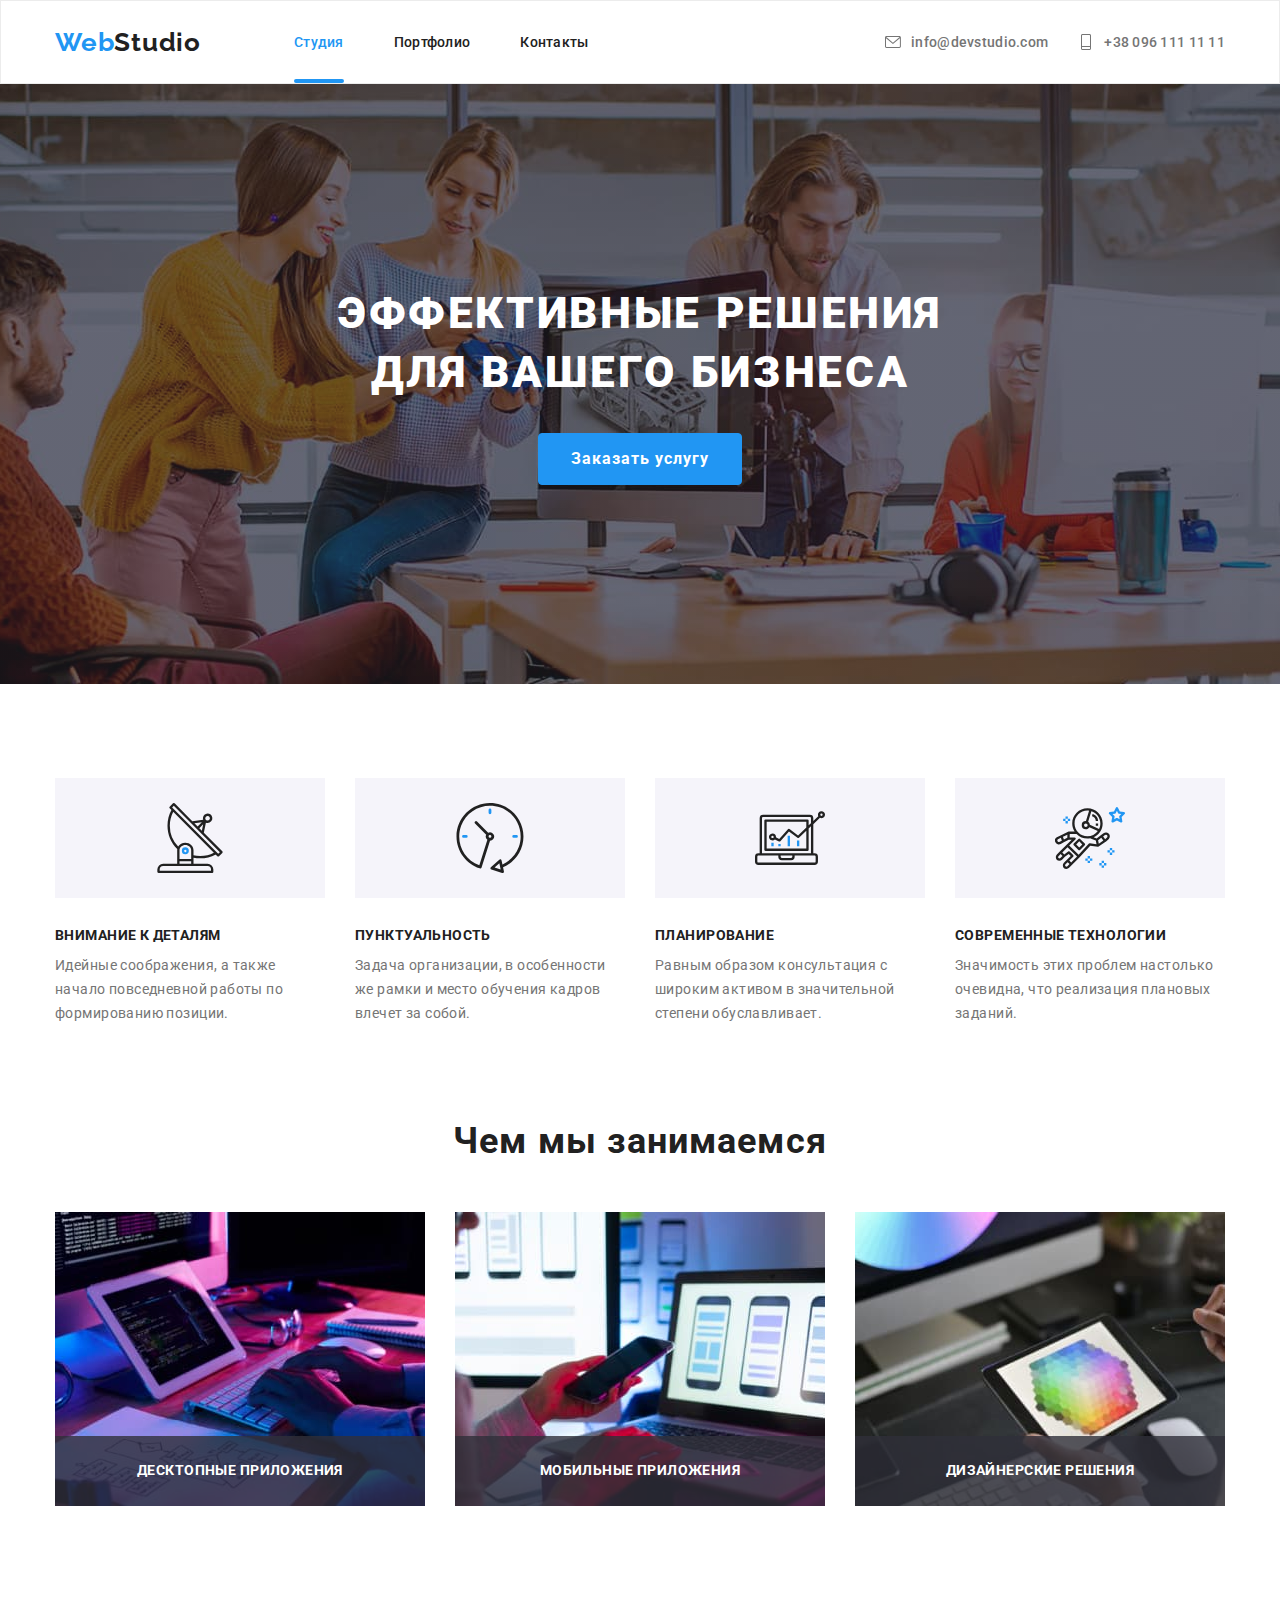
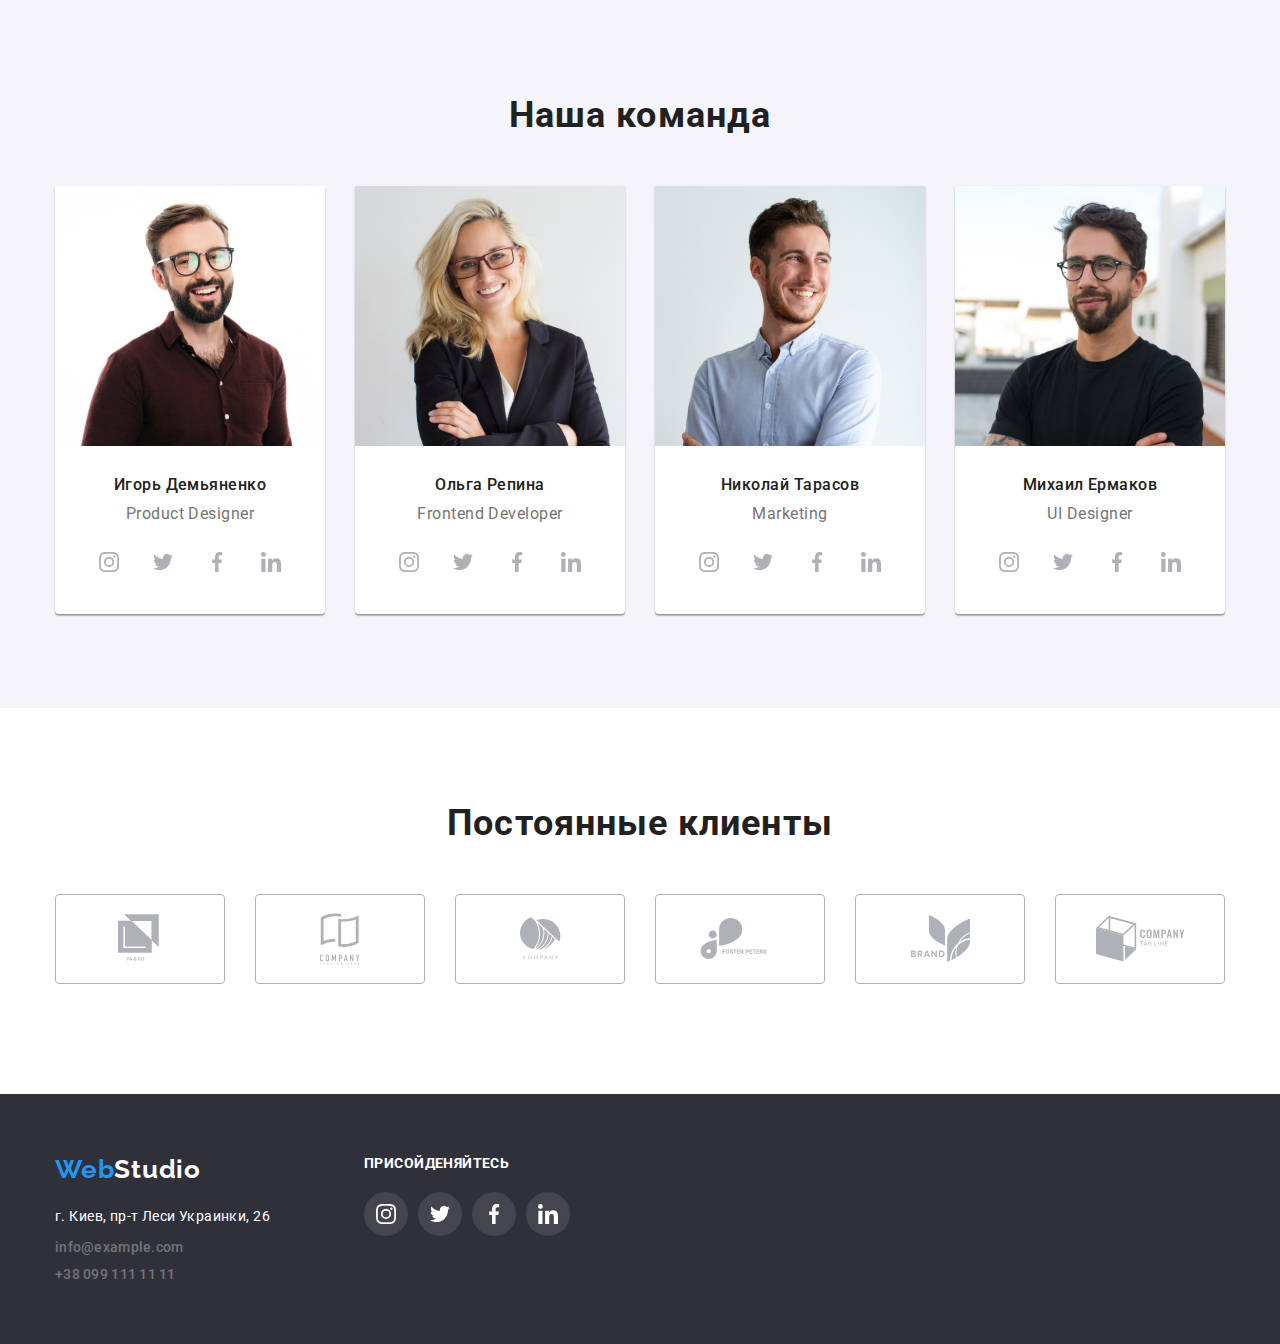
<file: index.html>
<!DOCTYPE html>
<html lang="ru">
  <head>
    <meta charset="UTF-8" />
    <meta name="viewport" content="width=device-width, initial-scale=1.0" />
    <title>Document</title>
    <link
      href="https://fonts.googleapis.com/css2?family=Raleway:wght@700&family=Roboto:wght@400;500;700;900&display=swap"
      rel="stylesheet"
    />
    <link rel="stylesheet" href="./css/normalize.css" />
    <link rel="stylesheet" href="./css/styles.css" />
  </head>
  <body>
    <!--Шапка-->
    <header>
      <!--основная-навигацыя-->
      <div class="container flexbox aling-items navigation">
        <nav class="flexbox aling-items site-nav">
          <a href="" lang="en" class="logo">
            <span class="logo-blue">Web</span
            ><span class="logo-black">Studio</span></a
          >
          <ul class="flexbox site-nav-list list">
            <li class="item">
              <a href="./index.html" class="link current">Студия</a>
            </li>
            <li class="item">
              <a href="./portfolio.html" class="link">Портфолио</a>
            </li>
            <li class="item"><a href="" class="link">Контакты</a></li>
          </ul>
        </nav>
        <!--адрес-->
        <address class="address">
          <ul class="flexbox list address-list">
            <li class="item address-item">
              <a href="mailto:info@devstudio.com" class="flexbox address-link">
                <svg class="icon" width="16" height="16">
                  <use href="./images/svg.svg#icon-email"></use>
                </svg>
                info@devstudio.com</a
              >
            </li>
            <li class="item address-item">
              <a href="tel:+380961111111" class="flexbox address-link">
                <svg class="icon" width="16" height="16">
                  <use href="./images/svg.svg#icon-phone"></use>
                </svg>
                +38 096 111 11 11</a
              >
            </li>
          </ul>
        </address>
      </div>
    </header>
    <!--главная-->
    <main>
      <!--герой-->
      <section class="flexbox margin-auto hero">
        <div class="margin-auto list hero-content">
          <h1 class="list hero-title">
            ЭФФЕКТИВНЫЕ РЕШЕНИЯ ДЛЯ ВАШЕГО БИЗНЕСА
          </h1>

          <button class="margin-auto button hero-button" type="button" data-modal-open>
            Заказать услугу
          </button>
        </div>
      </section>
      <!--преимущеста-->
      <section class="section no-padding advantages">
        <div class="container">
          <h2 class="hidden-title" aria-label="Преимущества работы с нами">
            Преимущества работы с нами
          </h2>
          <ul class="flexbox advantages-list list">
            <li class="item icon-warning">
              <div class="block">
                <svg width="70" height="70">
                  <use href="./images/svg.svg#icon-1"></use>
                </svg>
              </div>
              <h3 class="advantages-title">ВНИМАНИЕ К ДЕТАЛЯМ</h3>
              <p class="advantages-text">
                Идейные соображения, а также начало повседневной работы по
                формированию позиции.
              </p>
            </li>
            <li class="item icon-punctuality">
              <div class="block">
                <svg width="70" height="70">
                  <use href="./images/svg.svg#icon-2"></use>
                </svg>
              </div>
              <h3 class="advantages-title">ПУНКТУАЛЬНОСТЬ</h3>
              <p class="advantages-text">
                Задача организации, в особенности же рамки и место обучения
                кадров влечет за собой.
              </p>
            </li>
            <li class="item icon-planning">
              <div class="block">
                <svg width="70" height="70">
                  <use href="./images/svg.svg#icon-3"></use>
                </svg>
              </div>
              <h3 class="advantages-title">ПЛАНИРОВАНИЕ</h3>
              <p class="advantages-text">
                Равным образом консультация с широким активом в значительной
                степени обуславливает.
              </p>
            </li>
            <li class="item icon-moderntechnology">
              <div class="block">
                <svg width="70" height="70">
                  <use href="./images/svg.svg#icon-4"></use>
                </svg>
              </div>
              <h3 class="advantages-title">СОВРЕМЕННЫЕ ТЕХНОЛОГИИ</h3>
              <p class="advantages-text">
                Значимость этих проблем настолько очевидна, что реализация
                плановых заданий.
              </p>
            </li>
          </ul>
        </div>
      </section>
      <!--робота-->
      <section class="section work">
        <div class="container">
          <h2 class="title">Чем мы занимаемся</h2>
          <ul class="flexbox work-list list">
            <li class="item">
              <div class="position-item">
                <img
                  src="./images/5.jpg"
                  width="370"
                  height="294"
                  alt="Планшет и руки на клавиатуре"
                />
                <div class="flexbox position-title">
                  <h3 class="advantages-title">ДЕСКТОПНЫЕ ПРИЛОЖЕНИЯ</h3>
                </div>
              </div>
            </li>

            <li class="item">
              <div class="position-item">
                <img
                  src="./images/6.jpg"
                  width="370"
                  height="294"
                  alt="В роботе за ноутбуком и телефоном"
                />
                <div class="flexbox position-title">
                  <h3 class="advantages-title">МОБИЛЬНЫЕ ПРИЛОЖЕНИЯ</h3>
                </div>
              </div>
            </li>

            <li class="item">
              <div class="position-item">
                <img
                  src="./images/7.jpg"
                  width="370"
                  height="294"
                  alt="Робота за планшетом"
                />
                <div class="flexbox position-title">
                  <h3 class="advantages-title">ДИЗАЙНЕРСКИЕ РЕШЕНИЯ</h3>
                </div>
              </div>
            </li>
          </ul>
        </div>
      </section>
      <!--команда-->
      <section class="section team">
        <div class="container">
          <h2 class="title">Наша команда</h2>
          <ul class="flexbox team-list list">
            <li class="team-item item">
              <img
                src="./images/8.jpg"
                width="270"
                height="260"
                alt="фото Игорь Демьяненко"
              />
              <h3 class="employee-name">Игорь Демьяненко</h3>
              <p class="profession-name">Product Designer</p>
              <ul class="action">
                <li class="flexbox list-icon">
                  <a
                    href=""
                    class="flexbox link-item"
                    lang="en"
                    aria-label="instagram"
                  >
                    <svg class="link-icon" width="20" height="20">
                      <use href="./images/svg.svg#icon-instagram"></use>
                    </svg>
                  </a>
                </li>
                <li class="flexbox list-icon">
                  <a
                    href=""
                    class="flexbox link-item"
                    lang="en"
                    aria-label="twitter"
                  >
                    <svg class="link-icon" width="20" height="20">
                      <use href="./images/svg.svg#icon-twitter"></use>
                    </svg>
                  </a>
                </li>
                <li class="flexbox list-icon">
                  <a
                    href=""
                    class="flexbox link-item"
                    lang="en"
                    aria-label="facebook"
                  >
                    <svg class="link-icon" width="20" height="20">
                      <use href="./images/svg.svg#icon-facebook"></use>
                    </svg>
                  </a>
                </li>
                <li class="flexbox list-icon">
                  <a
                    href=""
                    class="flexbox link-item"
                    lang="en"
                    aria-label="linkedin"
                  >
                    <svg class="link-icon" width="20" height="20">
                      <use href="./images/svg.svg#icon-linkedin"></use>
                    </svg>
                  </a>
                </li>
              </ul>
            </li>
            <li class="team-item item">
              <img
                src="./images/9.jpg"
                width="270"
                height="260"
                alt="фото Ольга Репина"
              />
              <h3 class="employee-name">Ольга Репина</h3>
              <p class="profession-name">Frontend Developer</p>
              <ul class="action">
                <li class="flexbox list-icon">
                  <a
                    href=""
                    class="flexbox link-item"
                    lang="en"
                    aria-label="instagram"
                  >
                    <svg class="link-icon" width="20" height="20">
                      <use href="./images/svg.svg#icon-instagram"></use>
                    </svg>
                  </a>
                </li>
                <li class="flexbox list-icon">
                  <a
                    href=""
                    class="flexbox link-item"
                    lang="en"
                    aria-label="twitter"
                  >
                    <svg class="link-icon" width="20" height="20">
                      <use href="./images/svg.svg#icon-twitter"></use>
                    </svg>
                  </a>
                </li>
                <li class="flexbox list-icon">
                  <a
                    href=""
                    class="flexbox link-item"
                    lang="en"
                    aria-label="facebook"
                  >
                    <svg class="link-icon" width="20" height="20">
                      <use href="./images/svg.svg#icon-facebook"></use>
                    </svg>
                  </a>
                </li>
                <li class="flexbox list-icon">
                  <a
                    href=""
                    class="flexbox link-item"
                    lang="en"
                    aria-label="linkedin"
                  >
                    <svg class="link-icon" width="20" height="20">
                      <use href="./images/svg.svg#icon-linkedin"></use>
                    </svg>
                  </a>
                </li>
              </ul>
            </li>
            <li class="team-item item">
              <img
                src="./images/10.jpg"
                width="270"
                height="260"
                alt="фото Николай Тарасов"
              />
              <h3 class="employee-name">Николай Тарасов</h3>
              <p class="profession-name">Marketing</p>
              <ul class="action">
                <li class="flexbox list-icon">
                  <a
                    href=""
                    class="flexbox link-item"
                    lang="en"
                    aria-label="instagram"
                  >
                    <svg class="link-icon" width="20" height="20">
                      <use href="./images/svg.svg#icon-instagram"></use>
                    </svg>
                  </a>
                </li>
                <li class="flexbox list-icon">
                  <a
                    href=""
                    class="flexbox link-item"
                    lang="en"
                    aria-label="twitter"
                  >
                    <svg class="link-icon" width="20" height="20">
                      <use href="./images/svg.svg#icon-twitter"></use>
                    </svg>
                  </a>
                </li>
                <li class="flexbox list-icon">
                  <a
                    href=""
                    class="flexbox link-item"
                    lang="en"
                    aria-label="facebook"
                  >
                    <svg class="link-icon" width="20" height="20">
                      <use href="./images/svg.svg#icon-facebook"></use>
                    </svg>
                  </a>
                </li>
                <li class="flexbox list-icon">
                  <a
                    href=""
                    class="flexbox link-item"
                    lang="en"
                    aria-label="linkedin"
                  >
                    <svg class="link-icon" width="20" height="20">
                      <use href="./images/svg.svg#icon-linkedin"></use>
                    </svg>
                  </a>
                </li>
              </ul>
            </li>
            <li class="team-item item">
              <img
                src="./images/11.jpg"
                width="270"
                height="260"
                alt="фото Михаил Ермаков"
              />
              <h3 class="employee-name">Михаил Ермаков</h3>
              <p class="profession-name">UI Designer</p>
              <ul class="action">
                <li class="flexbox list-icon">
                  <a
                    href=""
                    class="flexbox link-item"
                    lang="en"
                    aria-label="instagram"
                  >
                    <svg class="link-icon" width="20" height="20">
                      <use href="./images/svg.svg#icon-instagram"></use>
                    </svg>
                  </a>
                </li>
                <li class="flexbox list-icon">
                  <a
                    href=""
                    class="flexbox link-item"
                    lang="en"
                    aria-label="twitter"
                  >
                    <svg class="link-icon" width="20" height="20">
                      <use href="./images/svg.svg#icon-twitter"></use>
                    </svg>
                  </a>
                </li>
                <li class="flexbox list-icon">
                  <a
                    href=""
                    class="flexbox link-item"
                    lang="en"
                    aria-label="facebook"
                  >
                    <svg class="link-icon" width="20" height="20">
                      <use href="./images/svg.svg#icon-facebook"></use>
                    </svg>
                  </a>
                </li>
                <li class="flexbox list-icon">
                  <a
                    href=""
                    class="flexbox link-item"
                    lang="en"
                    aria-label="linkedin"
                  >
                    <svg class="link-icon" width="20" height="20">
                      <use href="./images/svg.svg#icon-linkedin"></use>
                    </svg>
                  </a>
                </li>
              </ul>
            </li>
          </ul>
        </div>
      </section>
      <!-- клиенты -->
      <section class="section">
        <div class="container">
          <h2 class="title">Постоянные клиенты</h2>
          <ul class="flexbox customers-list">
            <li class="customers-item">
              <a href="" class="flexbox customers-link">
                <svg width="45" height="50">
                  <use href="./images/svg.svg#icon-com1"></use></svg></a>
            </li>
            <li class="customers-item">
              <a href="" class="flexbox customers-link">
                <svg width="40" height="52">
                  <use href="./images/svg.svg#icon-com2"></use></svg></a>
            </li>
            <li class="customers-item">
              <a href="" class="flexbox customers-link">
                <svg width="41" height="43">
                  <use href="./images/svg.svg#icon-com3"></use></svg></a>
            </li>
            <li class="customers-item">
              <a href="" class="flexbox customers-link">
                <svg width="80" height="42">
                  <use href="./images/svg.svg#icon-com4"></use></svg></a>
            </li>
            <li class="customers-item">
              <a href="" class="flexbox customers-link">
                <svg width="59" height="47">
                  <use href="./images/svg.svg#icon-com5"></use></svg></a>
            </li>
            <li class="customers-item">
              <a href="" class="flexbox customers-link">
                <svg width="89" height="46">
                  <use href="./images/svg.svg#icon-com6"></use></svg></a>
            </li>
          </ul>
        </div>
      </section>
    </main>
    <!--футер-->
    <footer class="footer">
      <div class="container flexbox">
        <div class="flexbox colum">
          <a href="" lang="en" class="logo">
            <span class="logo-blue">Web</span
            ><span class="logo-white">Studio</span></a
          >
          <address class="footer-address">
            <ul class="list">
              <li class="address-text item">г. Киев, пр-т Леси Украинки, 26</li>
              <li class="item">
                <a href="mailto:info@example.com" class="address-link"
                  >info@example.com</a
                >
              </li>
              <li class="item">
                <a href="tel:+380991111111" class="address-link"
                  >+38 099 111 11 11</a
                >
              </li>
            </ul>
          </address>
        </div>
        <div class="join">
          <b class="advantages-title">ПРИСОЙДЕНЯЙТЕСЬ</b>
          <ul class="flexbox action">
            <li class="flexbox list-icon">
              <a
                href=""
                class="flexbox link-item"
                lang="en"
                aria-label="instagram"
              >
                <svg class="link-icon" width="20" height="20">
                  <use href="./images/svg.svg#icon-instagram"></use>
                </svg>
              </a>
            </li>
            <li class="flexbox list-icon">
              <a
                href=""
                class="flexbox link-item"
                lang="en"
                aria-label="twitter"
              >
                <svg class="link-icon" width="20" height="20">
                  <use href="./images/svg.svg#icon-twitter"></use>
                </svg>
              </a>
            </li>
            <li class="flexbox list-icon">
              <a
                href=""
                class="flexbox link-item"
                lang="en"
                aria-label="facebook"
              >
                <svg class="link-icon" width="20" height="20">
                  <use href="./images/svg.svg#icon-facebook"></use>
                </svg>
              </a>
            </li>
            <li class="flexbox list-icon">
              <a
                href=""
                class="flexbox link-item"
                lang="en"
                aria-label="linkedin"
              >
                <svg class="link-icon" width="20" height="20">
                  <use href="./images/svg.svg#icon-linkedin"></use>
                </svg>
              </a>
            </li>
          </ul>
        </div>
      </div>
    </footer>
    <!-- модалка -->
    <div class="backdrop is-hidden" data-modal>
      <div class="modal">
        <button data-modal-close class="flexbox button modal-button">
          <svg width="18" height="18">
            <use href="./images/svg.svg#icon-close"></use>
          </svg></button>
      </div>
    </div>
    <script src="./js/modal.js"></script>
  </body>
</html>
</file>
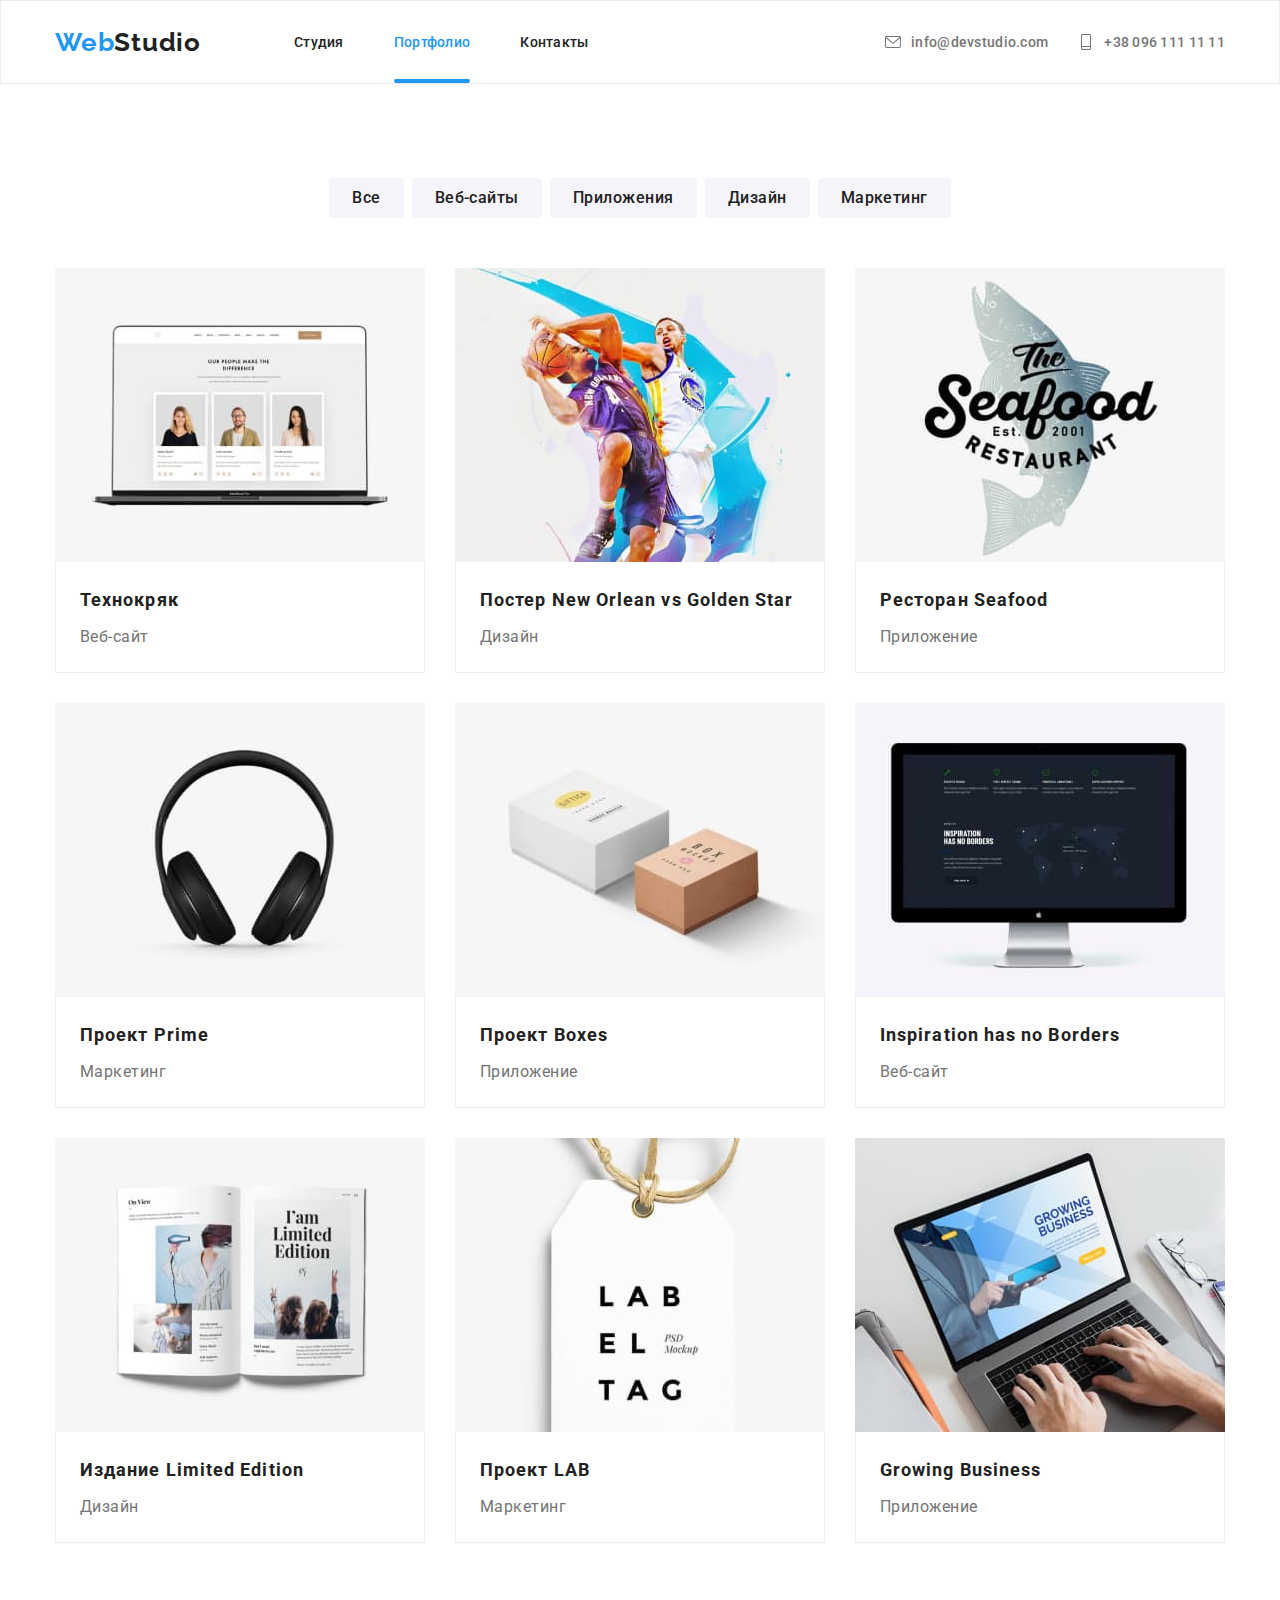
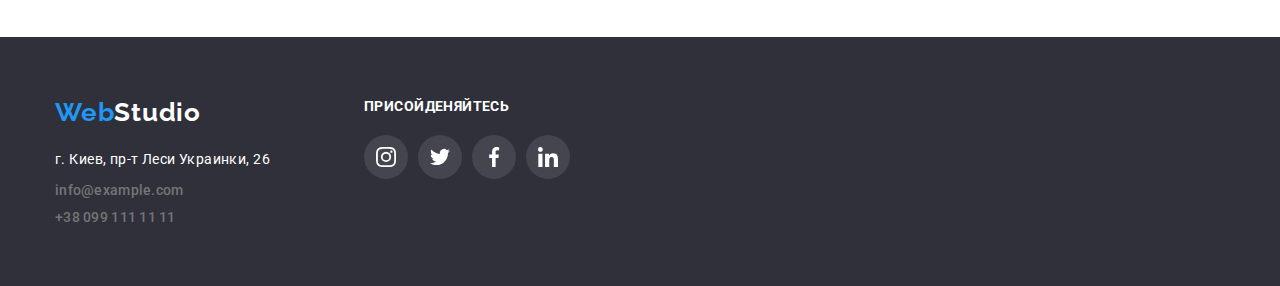
<file: portfolio.html>
<!DOCTYPE html>
<html lang="ru">
  <head>
    <meta charset="UTF-8" />
    <meta name="viewport" content="width=device-width, initial-scale=1.0" />
    <title>Document</title>
    <link
      href="https://fonts.googleapis.com/css2?family=Raleway:wght@700&family=Roboto:wght@400;500;700;900&display=swap"
      rel="stylesheet"
    />
    <link rel="stylesheet" href="./css/normalize.css" />
    <link rel="stylesheet" href="./css/styles.css" />
  </head>

  <body>
    <!--Шапка-->
    <header>
      <!--основная-навигацыя-->
      <div class="container flexbox aling-items navigation">
        <nav class="flexbox aling-items site-nav">
          <a href="" lang="en" class="logo">
            <span class="logo-blue">Web</span
            ><span class="logo-black">Studio</span></a
          >
          <ul class="flexbox site-nav-list list">
            <li class="item">
              <a href="./index.html" class="link">Студия</a>
            </li>
            <li class="item">
              <a href="./portfolio.html" class="link current">Портфолио</a>
            </li>
            <li class="item"><a href="" class="link">Контакты</a></li>
          </ul>
        </nav>
        <!--адрес-->
        <address class="address">
          <ul class="flexbox list address-list">
            <li class="item address-item">
              <a href="mailto:info@devstudio.com" class="flexbox address-link">
                <svg class="icon" width="16" height="16">
                  <use href="./images/svg.svg#icon-email"></use>
                </svg>
                info@devstudio.com</a
              >
            </li>
            <li class="item address-item">
              <a href="tel:+380961111111" class="flexbox address-link">
                <svg class="icon" width="16" height="16">
                  <use href="./images/svg.svg#icon-phone"></use>
                </svg>
                +38 096 111 11 11</a
              >
            </li>
          </ul>
        </address>
      </div>
    </header>
    <main>
      <section class="section portfolio">
        <div class="container">
          <!-- фильтр -->
          <h1 class="hidden-title" aria-label="Фильтр">Фильтр</h1>
          <ul class="flexbox filter-list list">
            <li class="item">
              <button class="button filter-button" type="button">Все</button>
            </li>
            <li class="item">
              <button class="button filter-button" type="button">
                Веб-сайты
              </button>
            </li>
            <li class="item">
              <button class="button filter-button" type="button">
                Приложения
              </button>
            </li>
            <li class="item">
              <button class="button filter-button" type="button">Дизайн</button>
            </li>
            <li class="item">
              <button class="button filter-button" type="button">
                Маркетинг
              </button>
            </li>
          </ul>
          <!-- портфолио -->
          <h2 class="hidden-title" aria-label="Портфолио">Портфолио</h2>
          <ul class="flexbox list portfolio-list">
            <li class="item">
              <a href="">
                <div class="images">
                  
                  
                    <img src="./images/26.jpg" alt="Ноутбук" />
                  <div class="images-overlay">
                    <p class="images-text">
                      Технокряк это современная площадка распространения
                      коронавируса. Компании используют эту платформу для
                      цифрового шпионажа и атак на защищённые сервера конкурентов.
                    </p>
                  </div>
                </div>

                <div class="border">
                  <h3 class="portfolio-title">Технокряк</h3>
                  <p class="portfolio-text">Веб-сайт</p>
                </div>
              </a>
            </li>
            <li class="item">
              <a href="">
                <div class="images">
                  <img src="./images/27.jpg" alt="Два Баскетболиста с мячом" />
                  <div class="images-overlay">
                    <p class="images-text">
                      Технокряк это современная площадка распространения
                      коронавируса. Компании используют эту платформу для
                      цифрового шпионажа и атак на защищённые сервера конкурентов.
                    </p>
                  </div>
                </div>
                <div class="border">
                  <h3 class="portfolio-title">
                    Постер <span lang="en">New Orlean vs Golden Star</span>
                  </h3>
                  <p class="portfolio-text">Дизайн</p>
                </div>
              </a>
            </li>
            <li class="item">
              <a href="">
                <div class="images">
                  <img src="./images/28.jpg" alt="Логотип ресторана" />
                  <div class="images-overlay">
                    <p class="images-text">
                      Технокряк это современная площадка распространения
                      коронавируса. Компании используют эту платформу для
                      цифрового шпионажа и атак на защищённые сервера конкурентов.
                    </p>
                  </div>
                </div>
                <div class="border">
                  <h3 class="portfolio-title">
                    Ресторан <span lang="en">Seafood</span>
                  </h3>
                  <p class="portfolio-text">Приложение</p>
                </div>
              </a>
            </li>
            <li class="item">
              <a href="">
                <div class="images">
                  <img src="./images/29.jpg" alt="Наушники" />
                  <div class="images-overlay">
                    <p class="images-text">
                      Технокряк это современная площадка распространения
                      коронавируса. Компании используют эту платформу для
                      цифрового шпионажа и атак на защищённые сервера конкурентов.
                    </p>
                  </div>
                </div>
                <div class="border">
                  <h3 class="portfolio-title">
                    Проект <span lang="en">Prime</span>
                  </h3>
                  <p class="portfolio-text">Маркетинг</p>
                </div>
              </a>
            </li>
            <li class="item">
              <a href="">
                <div class="images">
                  <img src="./images/30.jpg" alt="Две коробки" />
                  <div class="images-overlay">
                    <p class="images-text">
                      Технокряк это современная площадка распространения
                      коронавируса. Компании используют эту платформу для
                      цифрового шпионажа и атак на защищённые сервера конкурентов.
                    </p>
                  </div>
                </div>
                <div class="border">
                  <h3 class="portfolio-title">
                    Проект <span lang="en">Boxes</span>
                  </h3>
                  <p class="portfolio-text">Приложение</p>
                </div>
              </a>
            </li>
            <li class="item">
              <a href="">
                <div class="images">
                  <img src="./images/31.jpg" alt="Монитор" />
                  <div class="images-overlay">
                    <p class="images-text">
                      Технокряк это современная площадка распространения
                      коронавируса. Компании используют эту платформу для
                      цифрового шпионажа и атак на защищённые сервера конкурентов.
                    </p>
                  </div>
                </div>
                <div class="border">
                  <h3 class="portfolio-title" lang="en">
                    Inspiration has no Borders
                  </h3>
                  <p class="portfolio-text">Веб-сайт</p>
                </div>
              </a>
            </li>
            <li class="item">
              <a href="">
                <div class="images">
                  <img src="./images/32.jpg" alt="Открытая книжка" />
                  <div class="images-overlay">
                    <p class="images-text">
                      Технокряк это современная площадка распространения
                      коронавируса. Компании используют эту платформу для
                      цифрового шпионажа и атак на защищённые сервера конкурентов.
                    </p>
                  </div>
                </div>
                <div class="border">
                  <h3 class="portfolio-title">
                    Издание <span lang="en">Limited Edition</span>
                  </h3>
                  <p class="portfolio-text">Дизайн</p>
                </div>
              </a>
            </li>
            <li class="item">
              <a href="">
                <div class="images">
                  <img src="./images/33.jpg" alt="Брелок" />
                  <div class="images-overlay">
                    <p class="images-text">
                      Технокряк это современная площадка распространения
                      коронавируса. Компании используют эту платформу для
                      цифрового шпионажа и атак на защищённые сервера конкурентов.
                    </p>
                  </div>
                </div>
                <div class="border">
                  <h3 class="portfolio-title">
                    Проект <span lang="en">LAB</span>
                  </h3>
                  <p class="portfolio-text">Маркетинг</p>
                </div>
              </a>
            </li>
            <li class="item">
              <a href="">
                <div class="images">
                  <img src="./images/34.jpg" alt="Робота на ноутбуке" />
                  <div class="images-overlay">
                    <p class="images-text">
                      Технокряк это современная площадка распространения
                      коронавируса. Компании используют эту платформу для
                      цифрового шпионажа и атак на защищённые сервера конкурентов.
                    </p>
                  </div>
                </div>
                <div class="border">
                  <h3 class="portfolio-title" lang="en">Growing Business</h3>
                  <p class="portfolio-text">Приложение</p>
                </div>
              </a>
            </li>
          </ul>
        </div>
      </section>
    </main>
    <!--футер-->
    <footer class="footer">
      <div class="container flexbox">
        <div class="flexbox colum">
          <a href="" lang="en" class="logo">
            <span class="logo-blue">Web</span
            ><span class="logo-white">Studio</span></a
          >
          <address class="footer-address">
            <ul class="list">
              <li class="address-text item">г. Киев, пр-т Леси Украинки, 26</li>
              <li class="item">
                <a href="mailto:info@example.com" class="address-link"
                  >info@example.com</a
                >
              </li>
              <li class="item">
                <a href="tel:+380991111111" class="address-link"
                  >+38 099 111 11 11</a
                >
              </li>
            </ul>
          </address>
        </div>
        <div class="join">
          <b class="advantages-title">ПРИСОЙДЕНЯЙТЕСЬ</b>
          <ul class="flexbox action">
            <li class="flexbox list-icon">
              <a
                href=""
                class="flexbox link-item"
                lang="en"
                aria-label="instagram"
              >
                <svg class="link-icon" width="20" height="20">
                  <use href="./images/svg.svg#icon-instagram"></use>
                </svg>
              </a>
            </li>
            <li class="flexbox list-icon">
              <a
                href=""
                class="flexbox link-item"
                lang="en"
                aria-label="twitter"
              >
                <svg class="link-icon" width="20" height="20">
                  <use href="./images/svg.svg#icon-twitter"></use>
                </svg>
              </a>
            </li>
            <li class="flexbox list-icon">
              <a
                href=""
                class="flexbox link-item"
                lang="en"
                aria-label="facebook"
              >
                <svg class="link-icon" width="20" height="20">
                  <use href="./images/svg.svg#icon-facebook"></use>
                </svg>
              </a>
            </li>
            <li class="flexbox list-icon">
              <a
                href=""
                class="flexbox link-item"
                lang="en"
                aria-label="linkedin"
              >
                <svg class="link-icon" width="20" height="20">
                  <use href="./images/svg.svg#icon-linkedin"></use>
                </svg>
              </a>
            </li>
          </ul>
        </div>
      </div>
    </footer>
  </body>
</html>
</file>
<file: css/styles.css>
:root {
  --primary-text-color: #757575;
  --title-text-color: #212121;
  --accent-color: #2196f3;
  --primary-white-color: #ffffff;
  --footer-background-color: #2f303a;
  --team-background-color: #f5f4fa;
  --portfolio-border-color: #eeeeee;
  --header-border-color: #ececec;
  --background-hero-color: #c4c4c4;
  --gradient-hero-color: rgba(47, 48, 58, 0.4);
  --icon-main-fell: #afb1b8;
  --icon-background-color: rgba(255, 255, 255, 0.1);
  --cubic-bezier: cubic-bezier(0.4, 0, 0.2, 1);
}

/* позыцыонирование */
.section {
  padding-top: 94px;
  padding-bottom: 94px;
}
.section.no-padding {
  padding-top: 94px;
  padding-bottom: 0;
}

.container {
  padding-left: 15px;
  padding-right: 15px;
  width: 1200px;
  margin-left: auto;
  margin-right: auto;
}

.footer {
  padding-top: 60px;
  padding-bottom: 60px;
}

/* теги */
body {
  font-family: Roboto, sans-serif;
  margin: 0;

  color: var(--primary-text-color);
}

header {
  border: 1px solid;

  border-color: var(--header-border-color);
  background-color: var(--primary-white-color);
}

footer {
  background-color: var(--footer-background-color);
}

main {
  background-color: var(--primary-white-color);
}

a {
  text-decoration: none;
}

li {
  list-style-type: none;
}

img {
  display: block;
  max-width: 100%;
  height: auto;
}

/* утилиты */

.list {
  padding: 0;
  margin: 0;
  list-style: none;
}

.flexbox {
  display: flex;
}

.flexbox.aling-items {
  align-items: center;
}

.button {
  border: 1px solid transparent;
}

.margin-auto {
  margin-left: auto;
  margin-right: auto;
}
.title {
  margin-top: 0;
  margin-bottom: 50px;

  font-weight: 700;
  font-size: 36px;
  line-height: 1.17;
  text-align: center;
  letter-spacing: 0.03em;

  color: var(--title-text-color);
}

.hidden-title {
  position: absolute;
  width: 1px;
  height: 1px;
  margin: -1px;
  border: 0;
  padding: 0;
  clip: rect(0 0 0 0);
  overflow: hidden;
}

/* шапка */

.site-nav-list .item {
  position: relative;
  padding-top: 32px;
  padding-bottom: 32px;
  text-align: center;
}

.site-nav-list .item:not(:last-child) {
  margin-right: 50px;
}

.site-nav .link.current {
  color: var(--accent-color);
}

.site-nav .link.current::after {
  position: absolute;
  content: "";
  width: 100%;
  left: 0;
  bottom: 0;
  border: 2px solid var(--accent-color);
  border-radius: 2px;
}

.logo {
  font-family: Raleway, sans-serif;
  margin-right: 93px;

  font-weight: 700;
  font-size: 26px;
  line-height: 1.2;
  letter-spacing: 0.03em;

  color: var(--title-text-color);
}

.logo-blue {
  color: var(--accent-color);
}

.logo-black {
  color: var(--title-text-color);
}
.logo-white {
  color: var(--primary-white-color);
}

.site-nav-list .link {
  font-weight: 500;
  font-size: 14px;
  line-height: 1.15;
  letter-spacing: 0.02em;

  color: var(--title-text-color);

  transition: color 250ms var(--cubic-bezier);
}

.site-nav-list .link:hover,
.site-nav-list .link:focus {
  color: var(--accent-color);
}

.address {
  margin-left: auto;
}

.address .item + .item {
  margin-left: 30px;
}

.address-link {
  font-weight: 500;
  font-size: 14px;
  line-height: 1.15;
  letter-spacing: 0.02em;
  font-style: normal;
  justify-content: center;
  align-items: center;

  color: var(--primary-text-color);
  fill: var(--primary-text-color);

  transition: fill 250ms var(--cubic-bezier), color 250ms var(--cubic-bezier);
}

/* інлайн свг */

.address-list {
  display: flex;
  padding: 0;
  margin: 0;
  list-style: none;
}

.address-list .icon {
  margin-right: 10px;
}

.address-link:hover,
.address-link:focus {
  fill: var(--accent-color);
  color: var(--accent-color);
}

/* фон */

/* 
.address-link::before {
  display: inline-block;
  content: "";

  background-repeat: no-repeat;
  background-size: contain;
  background-position: center;

  margin-right: 10px;
} */

/* .icon-email::before {
  background-image: url(../images/email.svg);
  width: 16px;
  height: 12px;
  background-size: 16px 12px;
}

.icon-phone::before {
  background-image: url(../images/phone.svg);
  width: 10px;
  height: 16px;
  background-size: 10px 16px;
} */

/* герой */

.hero {
  background-image: linear-gradient(
      rgba(47, 48, 58, 0.4),
      rgba(47, 48, 58, 0.4)
    ),
    url(../images/hero.jpg);
  background-repeat: no-repeat;
  background-position: center;
  background-size: cover;
  max-width: 1600px;
  min-height: 600px;
  align-items: center;
  background-color: var(--background-hero-color);
}

.hero-title {
  text-align: center;
  font-weight: 900;
  font-size: 44px;
  line-height: 1.36;
  letter-spacing: 0.06em;

  color: var(--primary-white-color);
}

.hero-content {
  max-width: 696px;
}

.hero-button {
  display: block;
  margin-top: 30px;
  min-width: 200px;
  padding: 10px 32px;

  font-weight: 700;
  font-size: 16px;
  line-height: 1.87;
  letter-spacing: 0.06em;
  border-radius: 4px;

  color: var(--primary-white-color);
  border-color: var(--accent-color);
  background-color: var(--accent-color);
}

/* преимущеста */

.advantages-list {
  padding-left: 0;
  flex-wrap: wrap;
}
.advantages-list .item {
  width: calc((100% - 30px * 3) / 4);

  margin-right: 30px;
}
.advantages-list .item:nth-child(4n) {
  margin-right: 0;
}

.advantages-list .block {
  display: flex;
  height: 120px;
  width: 270px;
  background-color: var(--team-background-color);
  margin-bottom: 30px;
  align-items: center;
  justify-content: center;
}
/* .advantages-list .item::before {
  display: block;
  content: "";
  height: 120px;
  width: 270px;
  background-color: var(--team-background-color);
  margin-bottom: 30px;

  background-repeat: no-repeat;
  background-size: contain;
  background-position: center;
  background-size: 70px 70px;
}

.advantages-list .icon-warning::before {
  background-image: url(../images/1.svg);
}

.advantages-list .icon-punctuality::before {
  background-image: url(../images/2.svg);
}

.advantages-list .icon-planning::before {
  background-image: url(../images/3.svg);
}

.advantages-list .icon-moderntechnology::before {
  background-image: url(../images/4.svg);
} */

.advantages-title {
  margin-top: 0;
  margin-bottom: 0;

  font-weight: 700;
  font-size: 14px;
  line-height: 1.14;
  letter-spacing: 0.03em;

  color: var(--title-text-color);
}

.advantages-text {
  margin-top: 10px;
  margin-bottom: 0;

  font-weight: 400;
  font-size: 14px;
  line-height: 1.7;
  letter-spacing: 0.03em;

  color: var(--primary-text-color);
}

/* робота */

.work-list .item {
  width: calc((100% - 30px * 2) / 3);
  flex-wrap: wrap;
  margin-right: 30px;
}
.work-list .item:nth-child(3n) {
  margin-right: 0;
}

.work-list .position-item {
  position: relative;
}

.work-list .advantages-title {
  color: var(--primary-white-color);
}

.work-list .position-title {
  justify-content: center;
  align-items: center;
  width: 100%;
  position: absolute;
  bottom: 0;
  left: 0;
  height: 70px;
  background: rgba(47, 48, 58, 0.8);
}

/* команда */

.team-item {
  background-color: var(--primary-white-color);
}

.team {
  background-color: var(--team-background-color);
}

.team-list .item {
  width: calc((100% - 30px * 3) / 4);
  flex-wrap: wrap;
  margin-right: 30px;
  padding-bottom: 30px;
  box-shadow: 0px 1px 3px rgba(0, 0, 0, 0.12), 0px 1px 1px rgba(0, 0, 0, 0.14),
    0px 2px 1px rgba(0, 0, 0, 0.2);
  border-radius: 0px 0px 4px 4px;
}
.team-list .item:nth-child(4n) {
  margin-right: 0;
}

.employee-name {
  margin-top: 30px;
  margin-bottom: 0;

  font-weight: 500;
  font-size: 16px;
  line-height: 1.18;
  text-align: center;
  letter-spacing: 0.03em;

  color: var(--title-text-color);
}

.profession-name {
  margin-top: 10px;
  margin-bottom: 0;

  font-weight: 400;
  font-size: 16px;
  line-height: 1.18;
  text-align: center;
  letter-spacing: 0.03em;

  color: var(--primary-text-color);
}

/* роблю свг */

.team-list .action {
  display: flex;
  list-style: none;
  padding-left: 32px;
  padding-right: 32px;
  margin-top: 16px;
}

.action .link-item {
  justify-content: center;
  align-items: center;
  border-radius: 50%;
  width: 44px;
  height: 44px;
  fill: var(--icon-main-fell);
  background-color: var(--primary-white-color);

  transition: fill 250ms var(--cubic-bezier),
    background-color 250ms var(--cubic-bezier);
}

.action .link-item:hover,
.action .link-item:focus {
  background-color: var(--accent-color);
  fill: var(--primary-white-color);
}

.action .list-icon {
  margin-right: 10px;
}

.action .list-icon:nth-child(4n) {
  margin-right: 0;
}

/* клиенты */
.customers-list {
  padding: 0;
}

.customers-item {
}

.customers-item:nth-child(6n) {
  margin-right: 0;
}

.customers-link {
  fill: var(--icon-main-fell);
  width: 170px;
  height: 90px;
  border: 1px solid var(--icon-main-fell);
  border-radius: 4px;
  justify-content: center;
  align-items: center;
  margin-right: 30px;

  transition: fill 250ms var(--cubic-bezier),
    border-color 250ms var(--cubic-bezier);
}

.customers-link:hover,
.customers-link:focus {
  fill: var(--accent-color);
  border-color: var(--accent-color);
}

/* портфолио */

.filter-list {
  justify-content: center;
}
.filter-list .item + .item {
  margin-left: 8px;
}

.filter-button {
  padding: 6px 22px;
  margin-bottom: 50px;

  font-weight: 500;
  font-size: 16px;
  line-height: 1.6;
  text-align: center;
  letter-spacing: 0.03em;
  border-radius: 4px;

  color: var(--title-text-color);
  background-color: var(--team-background-color);

  transition: color 250ms var(--cubic-bezier),
    background-color 250ms var(--cubic-bezier),
    box-shadow 250ms var(--cubic-bezier);
}

.filter-button:hover,
.filter-button:focus {
  color: var(--primary-white-color);
  background-color: var(--accent-color);
  box-shadow: 0px 3px 1px rgba(0, 0, 0, 0.1), 0px 1px 2px rgba(0, 0, 0, 0.08),
    0px 2px 2px rgba(0, 0, 0, 0.12);
}

/* портфолио */

.portfolio-list {
  flex-wrap: wrap;
}

.portfolio-list .item:hover,
.portfolio-list .item:focus {
  box-shadow: 0px 1px 1px rgba(0, 0, 0, 0.12), 0px 4px 4px rgba(0, 0, 0, 0.06),
    1px 4px 6px rgba(0, 0, 0, 0.16);
}

.portfolio-list .item {
  width: calc((100% - 30px * 2) / 3);
  margin-right: 30px;
  margin-bottom: 30px;

  transition: box-shadow 250ms var(--cubic-bezier);
}
.portfolio-list .item:nth-child(3n) {
  margin-right: 0;
}

.portfolio-list .item:nth-last-child(-n + 3) {
  margin-bottom: 0;
}
.portfolio-list .border {
  border-left: 1px solid;
  border-bottom: 1px solid;
  border-right: 1px solid;
  padding: 20px 24px;

  border-color: var(--portfolio-border-color);
}

.portfolio-title {
  margin-top: 0;
  margin-bottom: 0;

  font-weight: 700;
  font-size: 18px;
  line-height: 2;
  letter-spacing: 0.06em;

  color: var(--title-text-color);
}

.portfolio-text {
  margin-top: 4px;
  margin-bottom: 0;

  font-weight: normal;
  font-size: 16px;
  line-height: 1.87;
  letter-spacing: 0.03em;

  color: var(--primary-text-color);
}

.portfolio-list .images {
  position: relative;
  overflow: hidden;
}

.portfolio-list .images-overlay {
  position: absolute;

  top: 0;
  left: 0;
  width: 100%;
  height: 100%;
  background-color: rgba(33, 150, 243, 0.9);
  transform: translateY(100%);
  transition: transform 250ms var(--cubic-bezier),
    opacity 250ms var(--cubic-bezier);
}

.portfolio-list .images-text {
  display: flex;
  align-items: center;
  justify-content: center;
  padding-left: 24px;
  padding-right: 24px;
  position: absolute;
  top: 0;
  left: 0;

  font-size: 18px;
  line-height: 1.6;
  letter-spacing: 0.03em;
  color: var(--primary-white-color);
  margin: 0;
  width: 100%;
  height: 100%;
}

.item:hover .images-overlay {
  transform: translateY(0);
}

/* футер */

.address-text {
  margin-top: 20px;

  font-weight: 400;
  font-size: 14px;
  line-height: 1.7;
  letter-spacing: 0.03em;
  font-style: normal;

  color: var(--primary-white-color);
}

.footer-address .item:not(:first-child) {
  margin-top: 9px;
}

.colum {
  flex-direction: column;
}

.join .advantages-title {
  color: var(--primary-white-color);
}

.join .link-item {
  fill: var(--primary-white-color);
  background-color: var(--icon-background-color);
}

.join .link-item:hover,
.join .link-item:focus {
  background-color: var(--accent-color);
}
.join .action {
  margin-top: 20px;
  margin-bottom: 0;
  padding-left: 0;
}

.footer .colum {
  margin-right: 70px;
}

/* модалка */

.backdrop {
  position: fixed;
  top: 0;
  left: 0;
  width: 100%;
  height: 100%;
  background: rgba(0, 0, 0, 0.2);

  opacity: 1;
  transition: opacity 250ms var(--cubic-bezier);
}

.backdrop.is-hidden {
  opacity: 0;
  pointer-events: none;

}

.backdrop.is-hidden .modal {
  transform: scale(0.9) translate(-50%, -50%);
}

.modal {
  position: absolute;
  min-width: 528px;
  min-height: 581px;
  top: 50%;
  left: 50%;
  transform: translate(-50%, -50%) scale(1);
  background-color: var(--primary-white-color);

  transition: transform 250ms var(--cubic-bezier);
}


.modal-button {
  margin-left: auto;
  width: 30px;
  height: 30px;
  border-radius: 50%;
  margin-top: 8px;
  margin-right: 8px;
  background-color: var(--primary-white-color);
}
</file>
